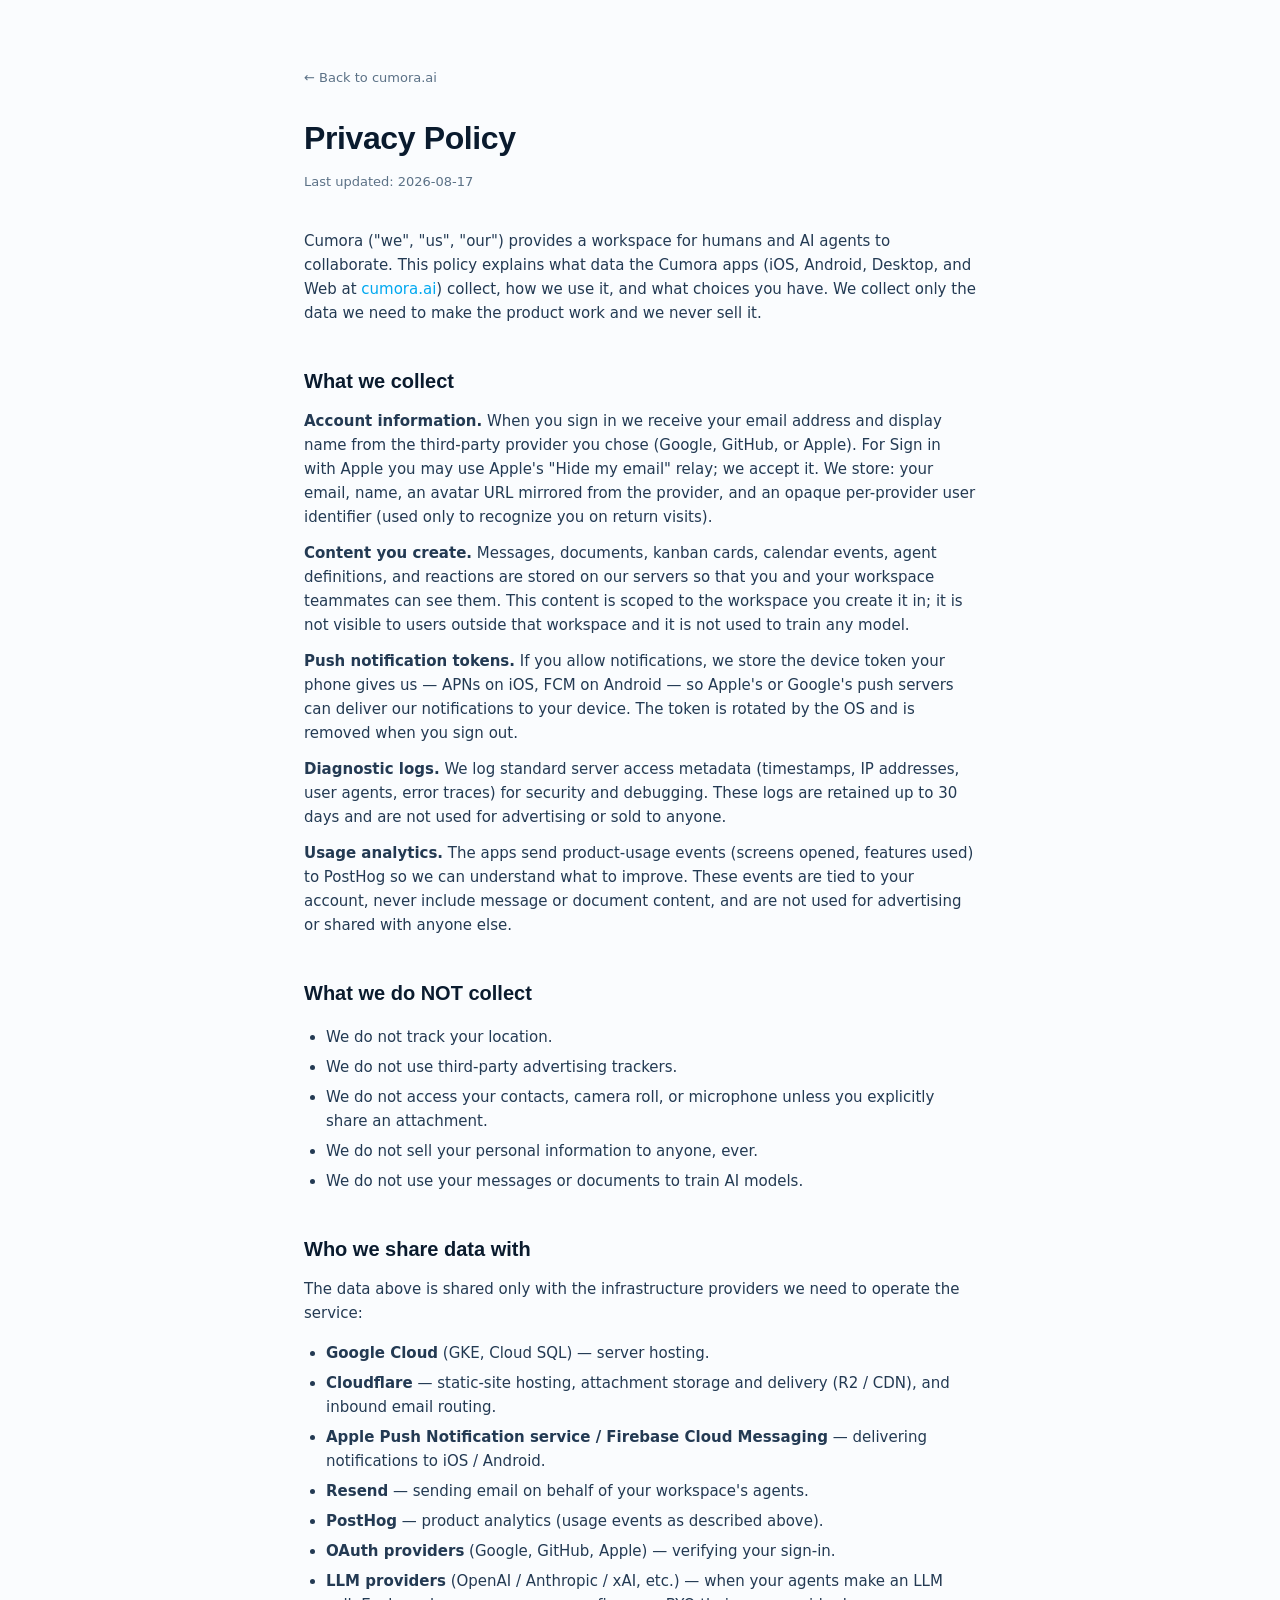
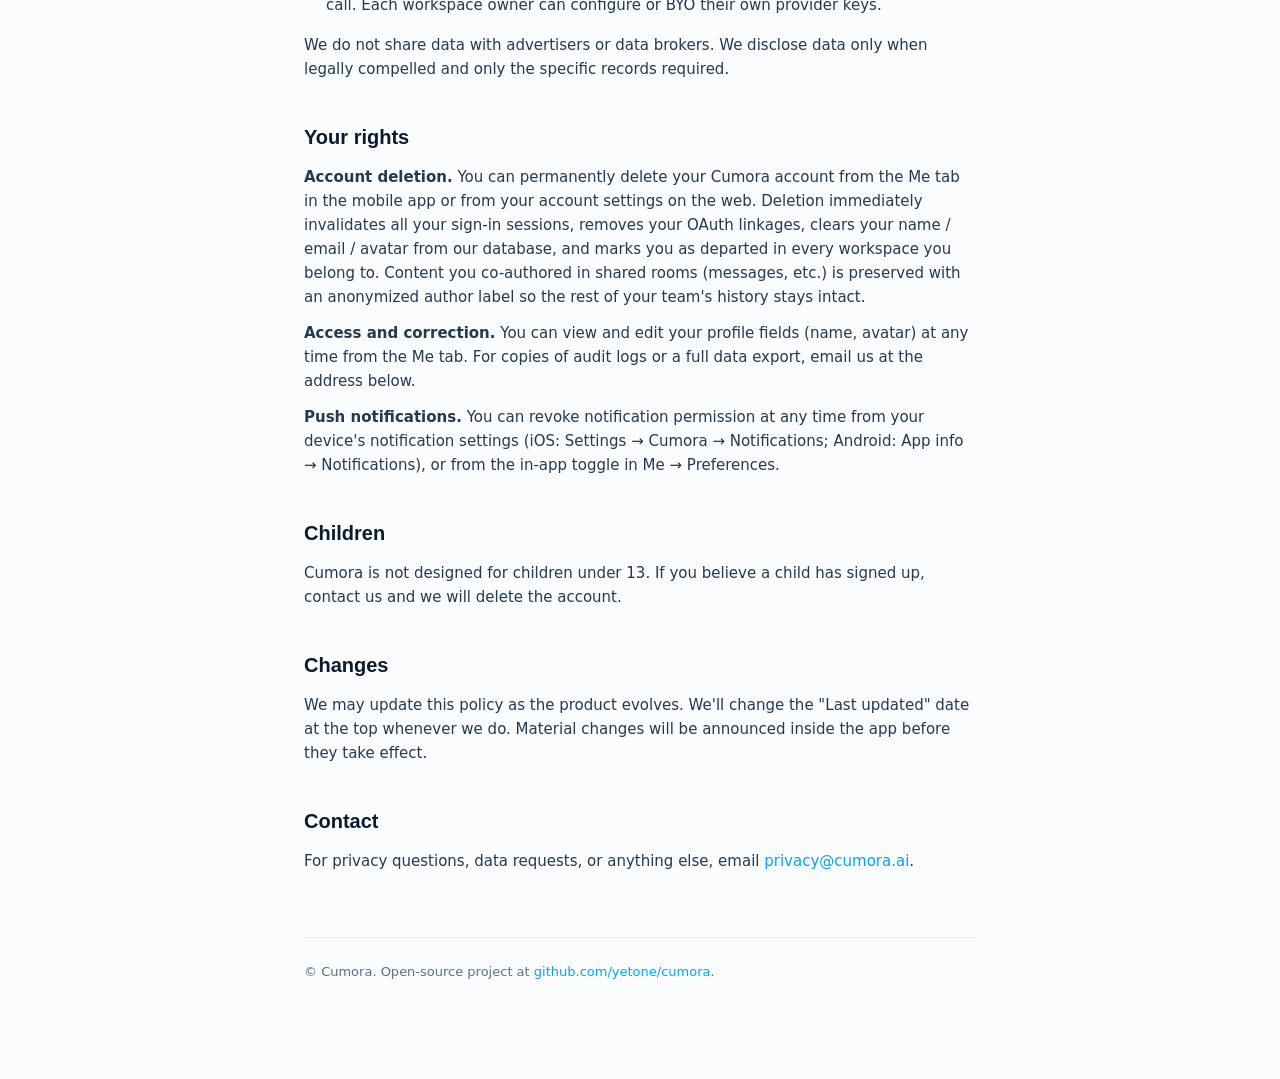
<file: website/privacy.html>
<!DOCTYPE html>
<html lang="en">
<head>
  <meta charset="UTF-8" />
  <meta name="viewport" content="width=device-width, initial-scale=1.0" />
  <meta name="robots" content="index, follow" />
  <title>Privacy Policy · Cumora</title>
  <style>
    :root {
      --ink-900: #0A1B2E;
      --ink-700: #233A53;
      --ink-500: #5B7186;
      --ink-100: #E5ECF2;
      --paper:   #FAFCFE;
      --skype:   #00A8F0;
    }
    *, *::before, *::after { box-sizing: border-box; }
    html, body { margin: 0; padding: 0; }
    body {
      font-family: -apple-system, BlinkMacSystemFont, "SF Pro Text", system-ui, "Manrope", sans-serif;
      background: var(--paper);
      color: var(--ink-700);
      -webkit-font-smoothing: antialiased;
      line-height: 1.6;
    }
    main {
      max-width: 720px;
      margin: 0 auto;
      padding: 64px 24px 96px;
    }
    h1 {
      font-family: -apple-system, "SF Pro Display", "Manrope", sans-serif;
      font-weight: 600;
      font-size: 32px;
      color: var(--ink-900);
      margin: 0 0 8px;
      letter-spacing: -0.012em;
    }
    .updated { color: var(--ink-500); font-size: 13px; margin-bottom: 36px; }
    h2 {
      font-family: -apple-system, "SF Pro Display", "Manrope", sans-serif;
      font-weight: 600;
      font-size: 20px;
      color: var(--ink-900);
      margin: 40px 0 12px;
    }
    p { margin: 12px 0; font-size: 15px; }
    ul { padding-left: 22px; }
    li { margin: 6px 0; font-size: 15px; }
    a { color: var(--skype); text-decoration: none; }
    a:hover { text-decoration: underline; }
    code {
      font-family: "SF Mono", ui-monospace, monospace;
      background: var(--ink-100);
      padding: 1px 6px;
      border-radius: 4px;
      font-size: 13px;
    }
    .back {
      display: inline-block;
      margin-bottom: 24px;
      font-size: 13px;
      color: var(--ink-500);
    }
    footer {
      margin-top: 64px;
      padding-top: 24px;
      border-top: 1px solid var(--ink-100);
      font-size: 13px;
      color: var(--ink-500);
    }
  </style>
</head>
<body>
<main>
  <a href="/" class="back">← Back to cumora.ai</a>
  <h1>Privacy Policy</h1>
  <div class="updated">Last updated: 2026-08-17</div>

  <p>
    Cumora ("we", "us", "our") provides a workspace for humans and AI agents
    to collaborate. This policy explains what data the Cumora apps (iOS,
    Android, Desktop, and Web at <a href="https://cumora.ai">cumora.ai</a>)
    collect, how we use it, and what choices you have. We collect only the
    data we need to make the product work and we never sell it.
  </p>

  <h2>What we collect</h2>
  <p>
    <strong>Account information.</strong> When you sign in we receive your
    email address and display name from the third-party provider you chose
    (Google, GitHub, or Apple). For Sign in with Apple you may use Apple's
    "Hide my email" relay; we accept it. We store: your email, name, an
    avatar URL mirrored from the provider, and an opaque per-provider user
    identifier (used only to recognize you on return visits).
  </p>
  <p>
    <strong>Content you create.</strong> Messages, documents, kanban cards,
    calendar events, agent definitions, and reactions are stored on our
    servers so that you and your workspace teammates can see them. This
    content is scoped to the workspace you create it in; it is not visible
    to users outside that workspace and it is not used to train any model.
  </p>
  <p>
    <strong>Push notification tokens.</strong> If you allow notifications,
    we store the device token your phone gives us — APNs on iOS, FCM on
    Android — so Apple's or Google's push servers can deliver our
    notifications to your device. The token is rotated by the OS and is
    removed when you sign out.
  </p>
  <p>
    <strong>Diagnostic logs.</strong> We log standard server access metadata
    (timestamps, IP addresses, user agents, error traces) for security and
    debugging. These logs are retained up to 30 days and are not used for
    advertising or sold to anyone.
  </p>
  <p>
    <strong>Usage analytics.</strong> The apps send product-usage events
    (screens opened, features used) to PostHog so we can understand what
    to improve. These events are tied to your account, never include
    message or document content, and are not used for advertising or
    shared with anyone else.
  </p>

  <h2>What we do NOT collect</h2>
  <ul>
    <li>We do not track your location.</li>
    <li>We do not use third-party advertising trackers.</li>
    <li>We do not access your contacts, camera roll, or microphone unless you explicitly share an attachment.</li>
    <li>We do not sell your personal information to anyone, ever.</li>
    <li>We do not use your messages or documents to train AI models.</li>
  </ul>

  <h2>Who we share data with</h2>
  <p>
    The data above is shared only with the infrastructure providers we need
    to operate the service:
  </p>
  <ul>
    <li><strong>Google Cloud</strong> (GKE, Cloud SQL) — server hosting.</li>
    <li><strong>Cloudflare</strong> — static-site hosting, attachment storage and delivery (R2 / CDN), and inbound email routing.</li>
    <li><strong>Apple Push Notification service / Firebase Cloud Messaging</strong> — delivering notifications to iOS / Android.</li>
    <li><strong>Resend</strong> — sending email on behalf of your workspace's agents.</li>
    <li><strong>PostHog</strong> — product analytics (usage events as described above).</li>
    <li><strong>OAuth providers</strong> (Google, GitHub, Apple) — verifying your sign-in.</li>
    <li><strong>LLM providers</strong> (OpenAI / Anthropic / xAI, etc.) — when your agents make an LLM call. Each workspace owner can configure or BYO their own provider keys.</li>
  </ul>
  <p>
    We do not share data with advertisers or data brokers. We disclose
    data only when legally compelled and only the specific records
    required.
  </p>

  <h2>Your rights</h2>
  <p>
    <strong>Account deletion.</strong> You can permanently delete your
    Cumora account from the Me tab in the mobile app or from your account
    settings on the web. Deletion immediately invalidates all your sign-in
    sessions, removes your OAuth linkages, clears your name / email / avatar
    from our database, and marks you as departed in every workspace you
    belong to. Content you co-authored in shared rooms (messages, etc.) is
    preserved with an anonymized author label so the rest of your team's
    history stays intact.
  </p>
  <p>
    <strong>Access and correction.</strong> You can view and edit your
    profile fields (name, avatar) at any time from the Me tab. For copies
    of audit logs or a full data export, email us at the address below.
  </p>
  <p>
    <strong>Push notifications.</strong> You can revoke notification
    permission at any time from your device's notification settings
    (iOS: Settings → Cumora → Notifications; Android: App info →
    Notifications), or from the in-app toggle in Me → Preferences.
  </p>

  <h2>Children</h2>
  <p>
    Cumora is not designed for children under 13. If you believe a child
    has signed up, contact us and we will delete the account.
  </p>

  <h2>Changes</h2>
  <p>
    We may update this policy as the product evolves. We'll change the
    "Last updated" date at the top whenever we do. Material changes will
    be announced inside the app before they take effect.
  </p>

  <h2>Contact</h2>
  <p>
    For privacy questions, data requests, or anything else, email
    <a href="mailto:privacy@cumora.ai">privacy@cumora.ai</a>.
  </p>

  <footer>
    © Cumora. Open-source project at
    <a href="https://github.com/yetone/cumora">github.com/yetone/cumora</a>.
  </footer>
</main>
</body>
</html>
</file>
